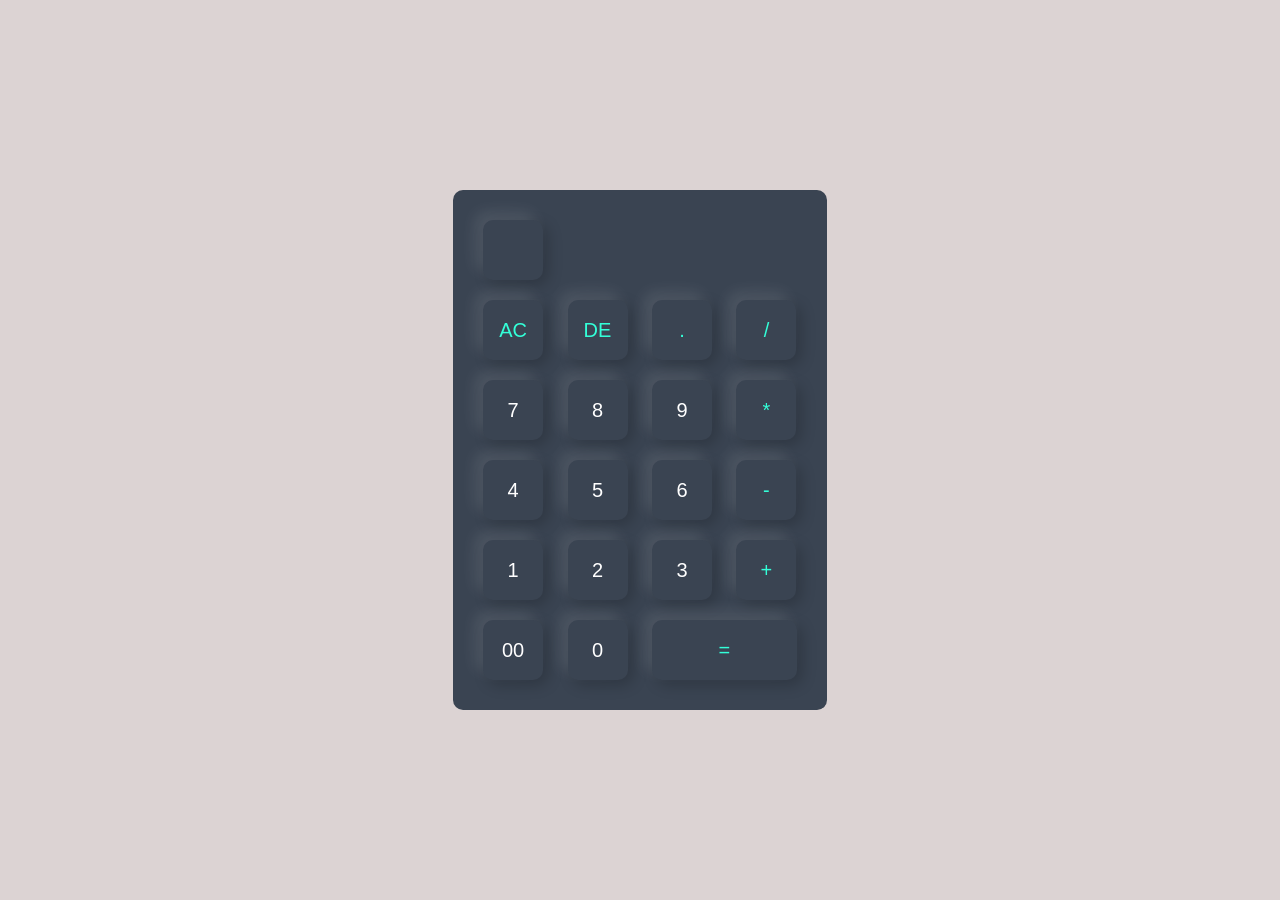
<file: index.html>
<!DOCTYPE html>
<html lang="en">
<head>
    <meta charset="UTF-8">
    <meta name="viewport" content="width=device-width, initial-scale=1.0">
    <title>calculator</title>
    <link rel="stylesheet" href="style.css">

</head>
<body>
    <div
        class="container">
        <div class="calculator">
            <form >
                <div class="display">
                    <input type="text"name="display">
                </div>
                <div>
                    <input type="button" value="AC"onclick="display.value=''" class="operator">
                    <input type="button" value="DE"onclick="display.value=display.value.tostring().slice
                    (0,-1)"class="operator">
                    <input type="button" value="."onclick="display.value+='.'"class="operator">
                    <input type="button" value="/"onclick="display.value='/'"class="operator">


                </div>
                
                <div>
                    <input type="button" value="7" onclick="display.value+='7'">
                    <input type="button" value="8"onclick="display.value+='8'">
                    <input type="button" value="9"onclick="display.value+='9'">
                    <input type="button" value="*"onclick="display.value+='*'"class="operator">


                </div>
                <div>
                    <input type="button" value="4"onclick="display.value+='4'">
                    <input type="button" value="5"onclick="display.value+='5'">
                    <input type="button" value="6"onclick="display.value+='6'">
                    <input type="button" value="-"onclick="display.value+='-'"class="operator">


                </div>
                <div>
                    <input type="button" value="1"onclick="display.value+='1'">
                    <input type="button" value="2"onclick="display.value+='2'">
                    <input type="button" value="3"onclick="display.value+='3'">
                    <input type="button" value="+"onclick="display.value+='+'"class="operator">


                </div>
                <div>
                    <input type="button" value="00"onclick="display.value+='00'">
                    <input type="button" value="0"onclick="display.value+='0'">
                    <input type="button" value="=" onclick="display.value = eval(display.value)"class="equal operator">
                    


                </div>
                
            </form>
        </div>
    </div>
    
</body>
</html>
</file>
<file: style.css>
*{
    margin: 0;
    padding: 0;
    font-family: 'poppins', sans-serif;
    box-sizing: border-box;
}
.container{
    width: 100%;
    height: 100vh;
    background: rgb(220, 211, 211);
    display: flex;
    align-items: center;
    justify-content: center;

    
}
.calculator{
    background: #3a4452;
    padding: 20px;
    border-radius: 10px;

}
.calculator form input{
    border: 0;
    outline: 0;
    width: 60px;
    height: 60px;
    border-radius: 10px;
    box-shadow: -8px -8px 15px rgba(255, 255, 255,0.1),5px 5px 15px rgba(0,0,0,0.2);
    background: transparent;
    font-size: 20px;
    color: #fff;
    cursor: pointer;
    margin: 10px;
}
form.display{
    display: flex;
    justify-content: flex-end;
    margin: 20px 0;
}
form.display input{
   text-align: right;
   flex: 1;
   font-size: 45px;
   box-shadow:none; 
}
form input.equal{
    width: 145px;
}
form input.operator{
    color: #33ffd8;

}
</file>
